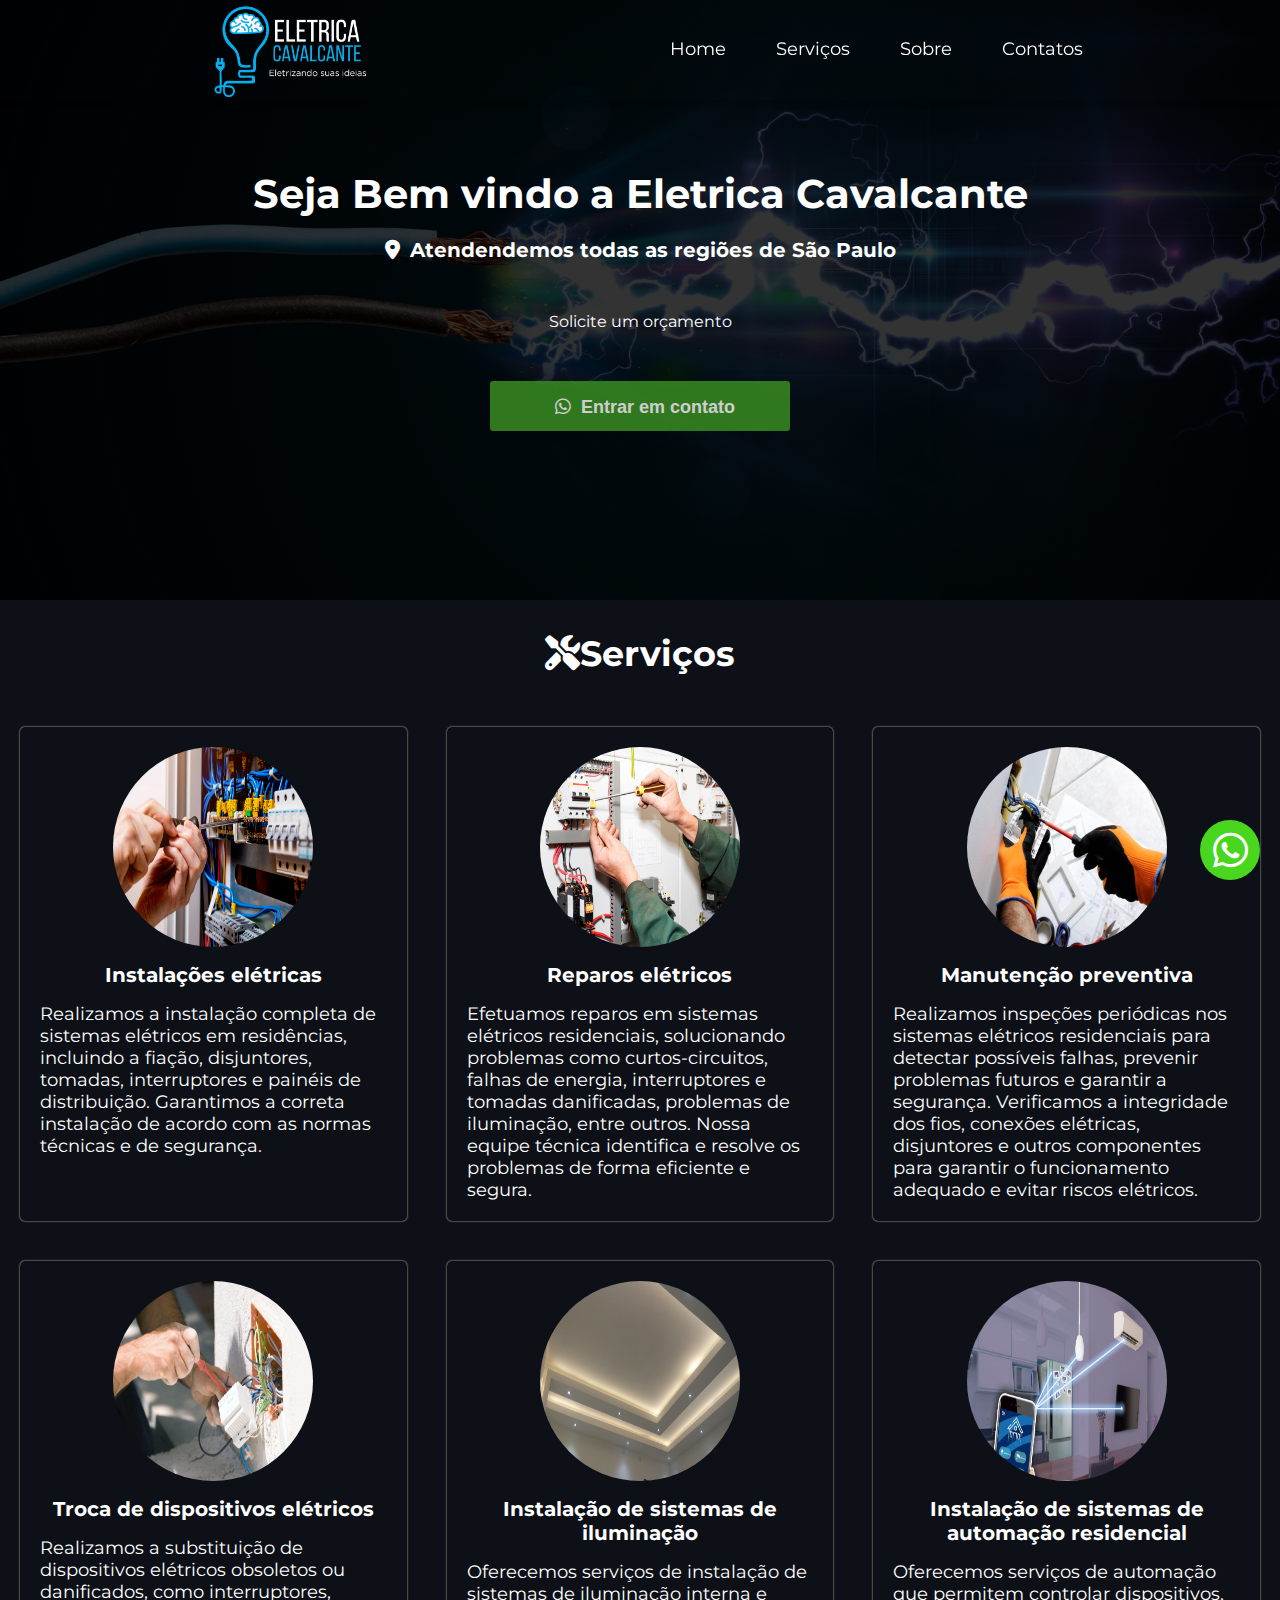
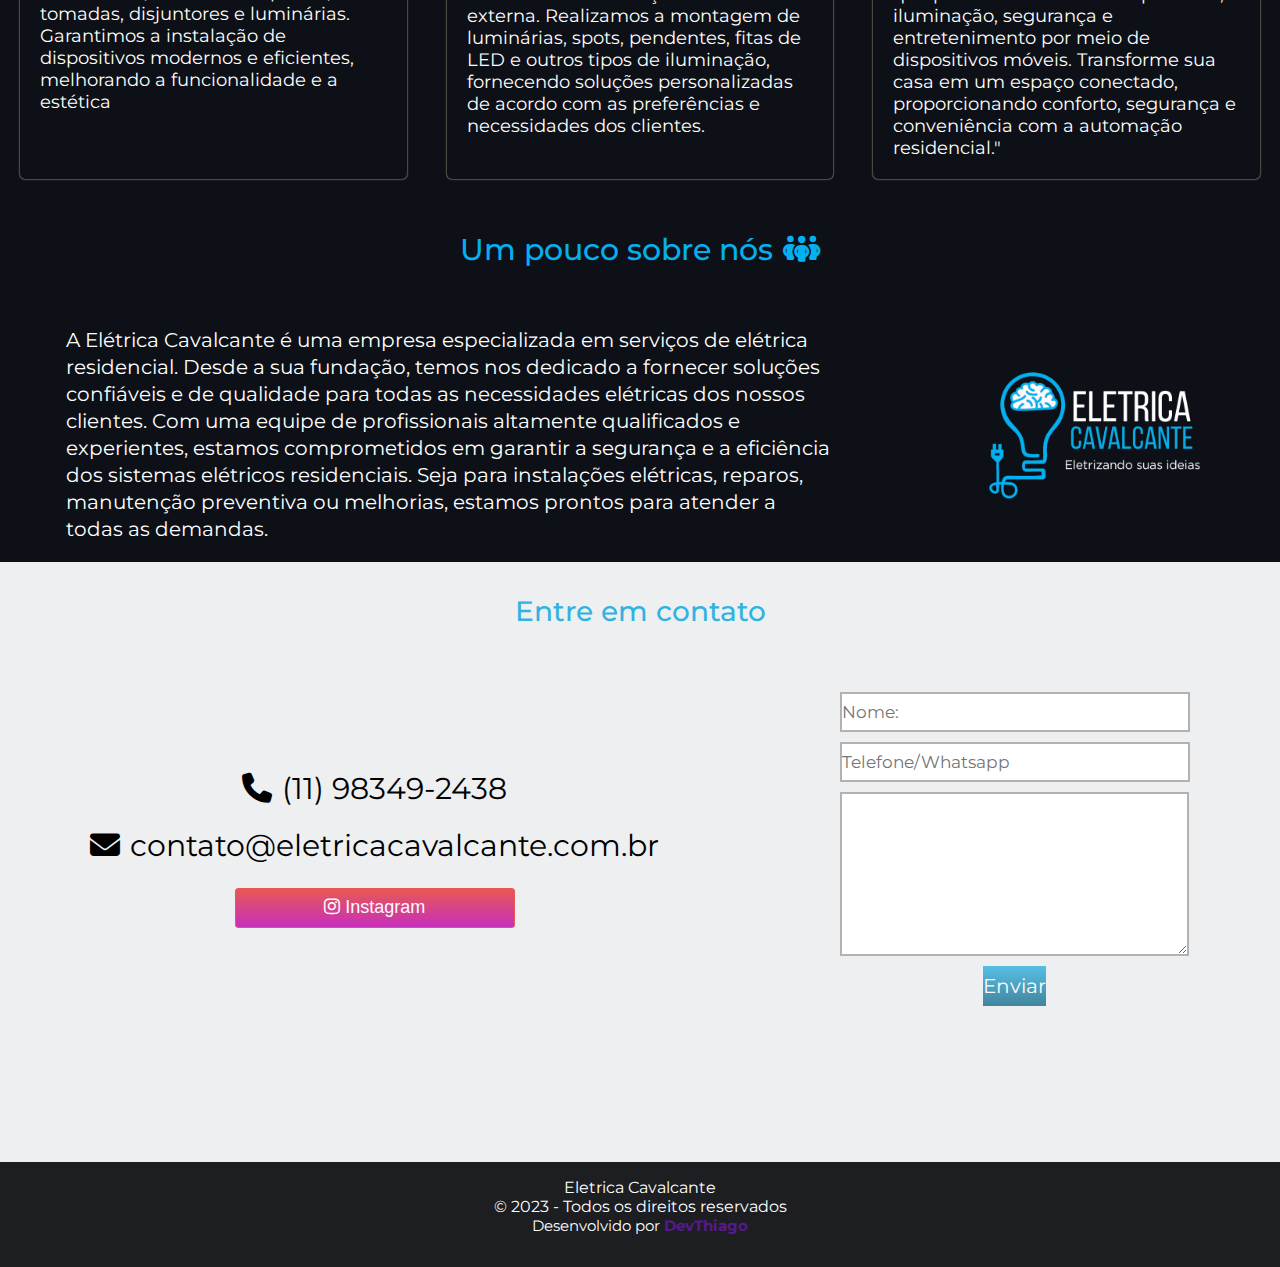
<file: index.html>
<!DOCTYPE html>
<html lang="pt-br">
<head>
    <meta charset="UTF-8">
    <meta http-equiv="X-UA-Compatible" content="IE=edge">
    <meta name="viewport" content="width=device-width, initial-scale=1.0">
    <title>Elétrica Cavalcante</title>
    <link rel="icon" type="image/x-icon" href="img/logoNene.png">
    <!--Google fonts-->
    <link rel="stylesheet" href="https://fonts.googleapis.com/css2?family=Material+Symbols+Outlined:opsz,wght,FILL,GRAD@24,400,0,0" />
    <link rel="preconnect" href="https://fonts.googleapis.com">
    <link rel="preconnect" href="https://fonts.gstatic.com" crossorigin>
    <link href="https://fonts.googleapis.com/css2?family=Montserrat:ital,wght@0,100;0,200;0,300;0,400;0,500;0,600;0,700;0,800;0,900;1,100;1,200;1,300;1,400;1,500;1,600;1,700;1,800;1,900&family=Prompt:ital,wght@0,100;0,200;0,300;0,400;0,600;0,700;1,100;1,200;1,400&display=swap" rel="stylesheet">
    <!--Bootstrap-->
    <link href="https://cdn.jsdelivr.net/npm/bootstrap@5.3.0/dist/css/bootstrap.min.css" rel="stylesheet" integrity="sha384-9ndCyUaIbzAi2FUVXJi0CjmCapSmO7SnpJef0486qhLnuZ2cdeRhO02iuK6FUUVM" crossorigin="anonymous">
    <script src="https://cdn.jsdelivr.net/npm/bootstrap@5.3.0/dist/js/bootstrap.bundle.min.js" integrity="sha384-geWF76RCwLtnZ8qwWowPQNguL3RmwHVBC9FhGdlKrxdiJJigb/j/68SIy3Te4Bkz" crossorigin="anonymous"></script>
    
    <link rel="stylesheet" href="styles/Main/main.css">
    <link rel="stylesheet" href="styles/Servicos/services.css">
    <link rel="stylesheet" href="styles/About/about.css">
    <link rel="stylesheet" href="styles/Contact/contact.css">
    <link rel="stylesheet" href="styles/Footer/footer.css">
    <!--Icones-->
    <link rel="stylesheet" href="icones/fontawesome/css/all.min.css">

    <script src="script.js" defer></script>
</head>
<body>

    <Section id="main">
        <div class="menu">
            <div class="box-img">
                <img src="img/logomarca.png" alt="logo">
            </div>

            <nav class="nav-menu">
                
                    <a href="#main" onclick="closeMenu()">Home</a>
                    <a href="#services" onclick="closeMenu()">Serviços</a>
                    <a href="#about" onclick="closeMenu()">Sobre</a>
                    <a href="#contact" onclick="closeMenu()">Contatos</a>
               
            </nav>
            
            <div class="box-icone" >
                <span class="material-symbols-outlined" id="btn-icon">menu</span>
            </div>
        </div>

        <div class="page-main">
            <div class="content-main">
                <h1>Seja Bem vindo a Eletrica Cavalcante</h1>
                <h2><i class="fa-solid fa-location-dot"></i>Atendendemos todas as regiões de São Paulo</h2>
                <p>Solicite um orçamento</p>
                <a href="https://api.whatsapp.com/send?phone=5511983492438&text=Quero%20solicitar%20um%20or%C3%A7amento!">
                    <button class="btn-main"><i class="fa-brands fa-whatsapp"></i>Entrar em contato</button>
                </a>
            </div>

        </div>
    </Section>

    <!--Botao Whatsapp-->
    <a href="https://api.whatsapp.com/send?phone=5511983492438&text=Quero%20solicitar%20um%20or%C3%A7amento!"><div class="btn-whatsapp">
        <i class="fa-brands fa-whatsapp"></i>
    </div></a>

    <div class="icon-top" onclick="topPage()">
        <i class="fa-solid fa-arrow-up"></i>
    </div>
   
    

    <section id="services">
        <h1><i class="fa-solid fa-screwdriver-wrench"></i>Serviços</h1>
        <div class="container-cards-services">
            
            <div class="cards-service">
                <div class="img-cards">
                    <img src="img/instalacoeseletricas.jpg" alt="instalações elétricas">
                </div>
                <div class="txt-cards">
                    <h3>Instalações elétricas</h3>
                    <p>Realizamos a instalação completa de sistemas elétricos em residências, incluindo a fiação, disjuntores, tomadas, interruptores e painéis de distribuição. Garantimos a correta instalação de acordo com as normas técnicas e de segurança.</p>
                </div>    
            </div>

            <div class="cards-service">
                <div class="img-cards">
                    <img src="img/reparoseletricos.jpg" alt="instalações elétricas">
                </div>
                <div class="txt-cards">
                    <h3>Reparos elétricos</h3>
                    <p>Efetuamos reparos em sistemas elétricos residenciais, solucionando problemas como curtos-circuitos, falhas de energia, interruptores e tomadas danificadas, problemas de iluminação, entre outros. Nossa equipe técnica identifica e resolve os problemas de forma eficiente e segura.</p>
                </div>    
            </div>

            <div class="cards-service">
                <div class="img-cards">
                    <img src="img/menutencaopreventiva.jpg" alt="instalações elétricas">
                </div>
                <div class="txt-cards">
                    <h3>Manutenção preventiva</h3>
                    <p>Realizamos inspeções periódicas nos sistemas elétricos residenciais para detectar possíveis falhas, prevenir problemas futuros e garantir a segurança. Verificamos a integridade dos fios, conexões elétricas, disjuntores e outros componentes para garantir o funcionamento adequado e evitar riscos elétricos.</p>
                </div>    
            </div>

            <div class="cards-service">
                <div class="img-cards">
                    <img src="img/trocadedispositivo.jpg" alt="instalações elétricas">
                </div>
                <div class="txt-cards">
                    <h3>Troca de dispositivos elétricos</h3>
                    <p>Realizamos a substituição de dispositivos elétricos obsoletos ou danificados, como interruptores, tomadas, disjuntores e luminárias. Garantimos a instalação de dispositivos modernos e eficientes, melhorando a funcionalidade e a estética</p>
                </div>    
            </div>

            <div class="cards-service">
                <div class="img-cards">
                    <img src="img/iluminacao.jpg" alt="instalações elétricas">
                </div>
                <div class="txt-cards">
                    <h3>Instalação de sistemas de iluminação</h3>
                    <p>Oferecemos serviços de instalação de sistemas de iluminação interna e externa. Realizamos a montagem de luminárias, spots, pendentes, fitas de LED e outros tipos de iluminação, fornecendo soluções personalizadas de acordo com as preferências e necessidades dos clientes.</p>
                </div>    
            </div>

            <div class="cards-service">
                <div class="img-cards">
                    <img src="img/automacao.jpg" alt="instalações elétricas">
                </div>
                <div class="txt-cards">
                    <h3>Instalação de sistemas de automação residencial</h3>
                    <p>Oferecemos serviços de automação que permitem controlar dispositivos, iluminação, segurança e entretenimento por meio de dispositivos móveis. Transforme sua casa em um espaço conectado, proporcionando conforto, segurança e conveniência com a automação residencial."</p>
                </div>    
            </div>

        </div>

    </section>

    <section id="about">
        <h1>Um pouco sobre nós<i class="fa-solid fa-people-group"></i></h1>
        <div class="content-about">
            <p>A Elétrica Cavalcante é uma empresa especializada em serviços de elétrica residencial. Desde a sua fundação, temos nos dedicado a fornecer soluções confiáveis e de qualidade para todas as necessidades elétricas dos nossos clientes. Com uma equipe de profissionais altamente qualificados e experientes, estamos comprometidos em garantir a segurança e a eficiência dos sistemas elétricos residenciais. Seja para instalações elétricas, reparos, manutenção preventiva ou melhorias, estamos prontos para atender a todas as demandas. </p>
            <div class="img-about">
                <img src="img/logomarca.png" alt="">
            </div>
        </div>
    </section>


    <section id="contact">
        <h1>Entre em contato</h1>
        <div class="container-contact">
            <div class="content-contact">
                <p><i class="fa-solid fa-phone"></i>(11) 98349-2438</p>
                <p><i class="fa-solid fa-envelope"></i>contato@eletricacavalcante.com.br</p>
                <a href="https://www.instagram.com/eletrica.cavalcante/">
                    <button><i class="fa-brands fa-instagram"></i>Instagram</button>
                </a>

            </div>
            <div class="box-form">
                <form action="https://formsubmit.co/dffeeee3cebabf60544919ee3a1ff0e7" method="POST">

                    <input type="text" name="name" required placeholder="Nome:">
                    <input type="tel" name="tel" required  placeholder="Telefone/Whatsapp">
                    <textarea name="mensage" id="mensage" cols="30" rows="8"></textarea>
                    <input type="hidden" name="_next" value="https://www.eletricacavalcante.com.br/thanks.html">
                    <button type="submit">Enviar</button>
               </form>

            </div>
        </div>
    </section>


    <section id="footer">
        <p>Eletrica Cavalcante</p>
        <p>&copy; 2023 - Todos os direitos reservados</p>
        <p class="my-link">Desenvolvido por <a href="">DevThiago</a></p>

    </section>


    
    <script src="script.js"></script>
    
    </body>
</html>
</file>
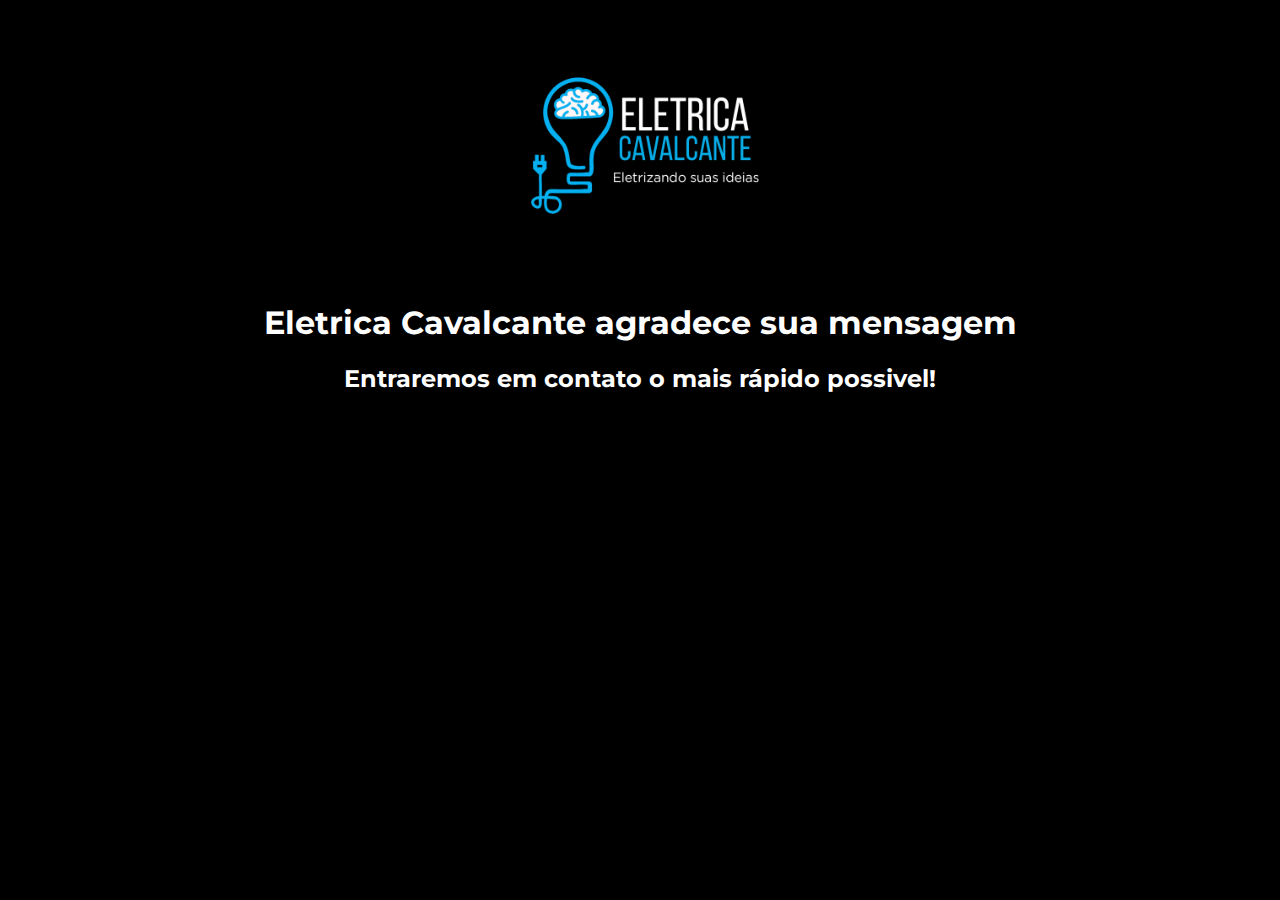
<file: thanks.html>
<!DOCTYPE html>
<html lang="pt-br">
<head>
    <meta charset="UTF-8">
    <meta name="viewport" content="width=device-width, initial-scale=1.0">
    <title>Obrigado!</title>
    <link rel="preconnect" href="https://fonts.googleapis.com">
    <link rel="preconnect" href="https://fonts.gstatic.com" crossorigin>
    <link href="https://fonts.googleapis.com/css2?family=Montserrat:ital,wght@0,100;0,200;0,300;0,400;0,500;0,600;0,700;0,800;0,900;1,100;1,200;1,300;1,400;1,500;1,600;1,700;1,800;1,900&display=swap" rel="stylesheet">
<style>
    body{
        background-color: black;
        font: 'arial';
        font-family: 'montserrat';
        text-align: center;
        color: #fff;
       
    }
    img{
        width: 270px;
        
    }
    @media(max-width:490px){
        h1{
            font-size: 13px;
        }
        h2{
            font-size: 12px;
        }
    }
   
    
</style>
</head>
<body>
    <img src="img/logomarca.png" >

    <div class="txt-msg">
        <h1>Eletrica Cavalcante agradece sua mensagem</h1>
        <h2>Entraremos em contato o mais rápido possivel!</h2>


    </div>
    
</body>
</html>
</file>
<file: styles/Main/main.css>
* {
  margin: 0;
  padding: 0;
  box-sizing: border-box;
  max-width: 1980px;
  margin: 0 auto;
}

/*#242933*/
body {
  font-family: "montserrat";
}

#main .menu {
  display: flex;
  justify-content: space-between;
  box-shadow: 1px 1px 8px rgba(0, 0, 0, 0.2);
  height: 100px;
  position: fixed;
  width: 100%;
}
#main .box-img img {
  width: 180px;
  margin-top: -40px;
  margin-left: 50px;
}
#main .nav-menu {
  display: flex;
  justify-content: center;
  align-items: center;
  gap: 50px;
  padding-right: 50px;
}
#main .nav-menu a {
  text-decoration: none;
  color: #fff;
  position: relative;
  font-size: 18px;
}
#main .nav-menu a::after {
  content: " ";
  display: block;
  height: 2px;
  background: #fff;
  transition: width 0.5s ease;
  width: 0;
  background-color: #31b3e2;
}
#main .nav-menu a:hover:after {
  width: 100%;
  left: 0;
}
#main .box-icone {
  display: none;
}
#main .page-main {
  background-image: linear-gradient(rgba(0, 0, 0, 0.8), rgba(0, 0, 0, 0.8)), url("/img/backgroundeletrica.jpg");
  background-position: center;
  background-size: cover;
  height: 600px;
  display: flex;
  justify-content: center;
  align-items: center;
}
#main .page-main .content-main {
  color: #fff;
}
#main .page-main .content-main h1 {
  font-size: 40px;
  padding-bottom: 20px;
}
#main .page-main .content-main h2 {
  text-align: center;
  font-size: 20px;
}
#main .page-main .content-main h2 i {
  padding-right: 10px;
}
#main .page-main .content-main p {
  text-align: center;
  padding-top: 50px;
  padding-bottom: 50px;
}
#main .page-main .content-main a {
  text-decoration: none;
  display: flex;
}
#main .page-main .content-main a .btn-main {
  margin: auto;
  width: 300px;
  height: 50px;
  font-size: 18px;
  font-weight: 600;
  background-color: #3d9422;
  border: none;
  border-radius: 3px;
  color: #fff;
  opacity: 0.8;
}
#main .page-main .content-main a .btn-main i {
  margin: 10px;
}
#main .page-main .content-main .btn-main:hover {
  opacity: 1;
}

.btn-whatsapp {
  height: 60px;
  width: 60px;
  position: absolute;
  background-color: #49d61e;
  z-index: 9999;
  position: fixed;
  bottom: 20px;
  right: 20px;
  display: flex;
  justify-content: center;
  align-items: center;
  border-radius: 50%;
}
.btn-whatsapp i {
  font-size: 40px;
  color: #fff;
}

.icon-top {
  display: none;
  justify-content: center;
  align-items: center;
  position: absolute;
  z-index: 9999;
  left: 20px;
  bottom: 20px;
  position: fixed;
  padding: 10px;
  border-radius: 50%;
  border: 1px solid #31b3e2;
  height: 50px;
  width: 50px;
  background-color: #fff;
  text-align: center;
  cursor: pointer;
}
.icon-top i {
  color: #31b3e2;
  font-size: 30px;
}

@media (max-width: 490px) {
  #main .box-img img {
    width: 120px;
    margin-top: -10px;
    margin-left: -80px;
  }
  #main .nav-menu {
    z-index: 999;
    display: flex;
    flex-direction: column;
    justify-content: center;
    align-items: center;
    gap: 25px;
    padding-right: 0px;
    padding: 30px;
    position: absolute;
    top: -250px;
    background-color: transparent;
    width: 100%;
    -webkit-backdrop-filter: blur(20px);
            backdrop-filter: blur(20px);
    transition: all 0.3s;
  }
  #main .nav-menu a {
    text-decoration: none;
    color: #fff;
    font-weight: 500;
  }
  #main .open {
    top: 100px;
  }
  #main .box-icone {
    display: flex;
    justify-content: center;
    align-items: center;
    margin-right: 10px;
    z-index: 9999;
  }
  #main .box-icone span {
    color: #fff;
    font-size: 40px;
  }
  #main .page-main {
    height: 700px;
  }
  #main .page-main .content-main {
    color: #fff;
  }
  #main .page-main .content-main h1 {
    text-align: center;
    font-size: 30px;
    padding-bottom: 20px;
  }
  #main .page-main .content-main h2 {
    text-align: center;
    font-size: 13px;
    padding-top: 2rem;
  }
  #main .page-main .content-main p {
    text-align: center;
    padding-top: 50px;
    padding-bottom: 120px;
  }
  #main .page-main .content-main a {
    text-decoration: none;
  }
  #main .page-main .content-main .btn-main {
    margin-top: 8rem;
  }
}/*# sourceMappingURL=main.css.map */
</file>
<file: styles/Servicos/services.css>
#services {
  background-color: #0D1117;
}
#services h1 {
  color: #fff;
  text-align: center;
  padding-top: 2rem;
  padding-bottom: 2rem;
  font-size: 35px;
}
#services .container-cards-services {
  padding-bottom: 2rem;
  display: grid;
  grid-template-columns: repeat(3, 1fr);
}
#services .container-cards-services .cards-service {
  box-shadow: 0px 0px 2px rgb(236, 236, 196);
  padding: 20px;
  color: #fff;
  margin: 20px;
  border-radius: 5px;
  transition: bottom 0.3s;
}
#services .container-cards-services .cards-service .img-cards {
  padding-bottom: 1rem;
  display: flex;
  justify-content: center;
  align-items: center;
}
#services .container-cards-services .cards-service .img-cards img {
  width: 200px;
  height: 200px;
  border-radius: 50%;
}
#services .container-cards-services .cards-service h3 {
  font-size: 20px;
  text-align: center;
  padding-bottom: 1rem;
}
#services .container-cards-services .cards-service p {
  font-size: 18px;
  line-height: 22px;
}
#services .container-cards-services .cards-service:hover {
  box-shadow: 0px 0px 10px rgb(236, 236, 196);
}

@media (max-width: 490px) {
  #services {
    background-color: #0D1117;
  }
  #services h1 {
    color: #fff;
    text-align: center;
    padding-top: 2rem;
    padding-bottom: 2rem;
    font-size: 35px;
  }
  #services .container-cards-services {
    padding-bottom: 2rem;
    display: grid;
    grid-template-columns: repeat(1, 1fr);
  }
  #services .container-cards-services .cards-service {
    box-shadow: 0px 0px 2px rgb(236, 236, 196);
    padding: 20px;
    color: #fff;
    margin: 20px;
    border-radius: 5px;
    transition: bottom 0.3s;
  }
  #services .container-cards-services .cards-service .img-cards {
    padding-bottom: 1rem;
    display: flex;
    justify-content: center;
    align-items: center;
  }
  #services .container-cards-services .cards-service .img-cards img {
    width: 200px;
    height: 200px;
    border-radius: 50%;
  }
  #services .container-cards-services .cards-service h3 {
    font-size: 20px;
    text-align: center;
    padding-bottom: 1rem;
  }
  #services .container-cards-services .cards-service p {
    font-size: 18px;
    line-height: 22px;
  }
  #services .container-cards-services .cards-service:hover {
    box-shadow: 0px 0px 10px rgb(236, 236, 196);
  }
}/*# sourceMappingURL=services.css.map */
</file>
<file: styles/About/about.css>
#about {
  background-color: #0D1117;
}
#about h1 {
  color: #fff;
  text-align: center;
  font-size: 30px;
  padding-bottom: 40px;
  color: #04B0F0;
  font-weight: 500;
}
#about h1 i {
  padding-left: 10px;
}
#about .content-about {
  display: flex;
  justify-content: space-around;
  align-items: center;
}
#about .content-about p {
  color: #fff;
  max-width: 60%;
  font-size: 20px;
  line-height: 27px;
}
#about .content-about .img-about img {
  width: 250px;
}

@media (max-width: 490px) {
  #about {
    background-color: #0D1117;
  }
  #about h1 {
    color: #fff;
    text-align: center;
    font-size: 25px;
    padding-bottom: 40px;
    color: #04B0F0;
    font-weight: 500;
  }
  #about h1 i {
    padding-left: 10px;
  }
  #about .content-about {
    display: flex;
    flex-direction: column;
  }
  #about .content-about p {
    color: #fff;
    max-width: 95%;
    font-size: 18px;
    line-height: 27px;
  }
  #about .content-about .img-about {
    display: none;
  }
  #about .content-about .img-about img {
    width: 250px;
  }
}/*# sourceMappingURL=about.css.map */
</file>
<file: styles/Contact/contact.css>
#contact {
  height: 600px;
  padding-top: 2rem;
  background-color: #eeeff1;
}
#contact h1 {
  text-align: center;
  color: #31b3e2;
  padding-bottom: 4rem;
  font-size: 28px;
  font-weight: 500;
}
#contact .container-contact {
  display: flex;
  justify-content: space-around;
  align-items: center;
  color: black;
}
#contact .container-contact .content-contact {
  font-size: 18px;
  display: flex;
  flex-direction: column;
  gap: 20px;
  font-size: 30px;
}
#contact .container-contact .content-contact p i {
  padding-right: 10px;
}
#contact .container-contact .content-contact a button {
  width: 280px;
  height: 40px;
  font-size: 18px;
  border: 1px solid #E7342E;
  border-radius: 3px;
  background-image: linear-gradient(180deg, #E7342E, #BE00AF);
  color: #fff;
  opacity: 0.8;
  cursor: pointer;
}
#contact .container-contact .content-contact a button i {
  padding-right: 5px;
}
#contact .container-contact .content-contact a button:hover {
  opacity: 1;
}
#contact .container-contact .box-form form {
  display: flex;
  flex-direction: column;
  gap: 10px;
}
#contact .container-contact .box-form form input {
  width: 350px;
  height: 40px;
  font-family: "montserrat";
  border: 2px solid rgba(0, 0, 0, 0.3);
  font-size: 17px;
  outline: none;
}
#contact .container-contact .box-form form input:focus {
  border: 2px solid #31b3e2;
}
#contact .container-contact .box-form form textarea {
  font-family: "montserrat";
  border: 2px solid rgba(0, 0, 0, 0.3);
  font-size: 17px;
  outline: none;
}
#contact .container-contact .box-form form textarea:focus {
  border: 2px solid #31b3e2;
}
#contact .container-contact .box-form form button {
  height: 40px;
  border: none;
  font-size: 20px;
  font-family: "montserrat";
  background-image: linear-gradient(180deg, #31b3e2, #186b8a);
  color: #fff;
  opacity: 0.8;
  cursor: pointer;
}
#contact .container-contact .box-form form button:hover {
  opacity: 1;
}

@media (max-width: 490px) {
  #contact {
    height: auto;
    padding-top: 2rem;
    background-color: #eeeff1;
  }
  #contact h1 {
    text-align: center;
    color: #31b3e2;
    padding-bottom: 4rem;
    font-size: 28px;
    font-weight: 500;
  }
  #contact .container-contact {
    display: flex;
    flex-direction: column;
    align-items: center;
    color: black;
  }
  #contact .container-contact .content-contact {
    font-size: 18px;
    display: flex;
    flex-direction: column;
    gap: 20px;
    font-size: 16px;
  }
  #contact .container-contact .content-contact p {
    text-align: center;
    font-weight: 500;
  }
  #contact .container-contact .content-contact p i {
    padding-right: 10px;
  }
  #contact .container-contact .content-contact a {
    padding-bottom: 4rem;
    text-align: center;
    z-index: 0;
  }
  #contact .container-contact .content-contact a button {
    width: 280px;
    height: 40px;
    font-size: 18px;
    border: 1px solid #E7342E;
    border-radius: 3px;
    background-image: linear-gradient(180deg, #E7342E, #BE00AF);
    color: #fff;
    opacity: 1;
    cursor: pointer;
  }
  #contact .container-contact .content-contact a button i {
    padding-right: 5px;
  }
  #contact .container-contact .box-form {
    padding-bottom: 2rem;
  }
  #contact .container-contact .box-form form {
    display: flex;
    flex-direction: column;
    gap: 10px;
  }
  #contact .container-contact .box-form form input {
    width: auto;
    height: 40px;
    font-family: "montserrat";
    border: 2px solid rgba(0, 0, 0, 0.3);
    font-size: 17px;
    outline: none;
  }
  #contact .container-contact .box-form form input:focus {
    border: 2px solid #31b3e2;
  }
  #contact .container-contact .box-form form textarea {
    font-family: "montserrat";
    border: 2px solid rgba(0, 0, 0, 0.3);
    font-size: 17px;
    outline: none;
  }
  #contact .container-contact .box-form form textarea:focus {
    border: 2px solid #31b3e2;
  }
  #contact .container-contact .box-form form button {
    height: 40px;
    border: none;
    font-size: 20px;
    font-family: "montserrat";
    background-image: linear-gradient(180deg, #31b3e2, #186b8a);
    color: #fff;
    opacity: 0.8;
    cursor: pointer;
  }
  #contact .container-contact .box-form form button:hover {
    opacity: 1;
  }
}/*# sourceMappingURL=contact.css.map */
</file>
<file: styles/Footer/footer.css>
#footer {
  text-align: center;
  padding-top: 1rem;
  background-color: #1c1e22;
  color: #fff;
  padding-bottom: 2rem;
}
#footer .my-link {
  font-size: 15px;
}
#footer .my-link a {
  text-decoration: none;
  font-weight: bold;
}

@media (max-width: 490px) {
  #footer {
    font-size: 12px;
  }
  #footer .my-link {
    font-size: 12px;
  }
}/*# sourceMappingURL=footer.css.map */
</file>
